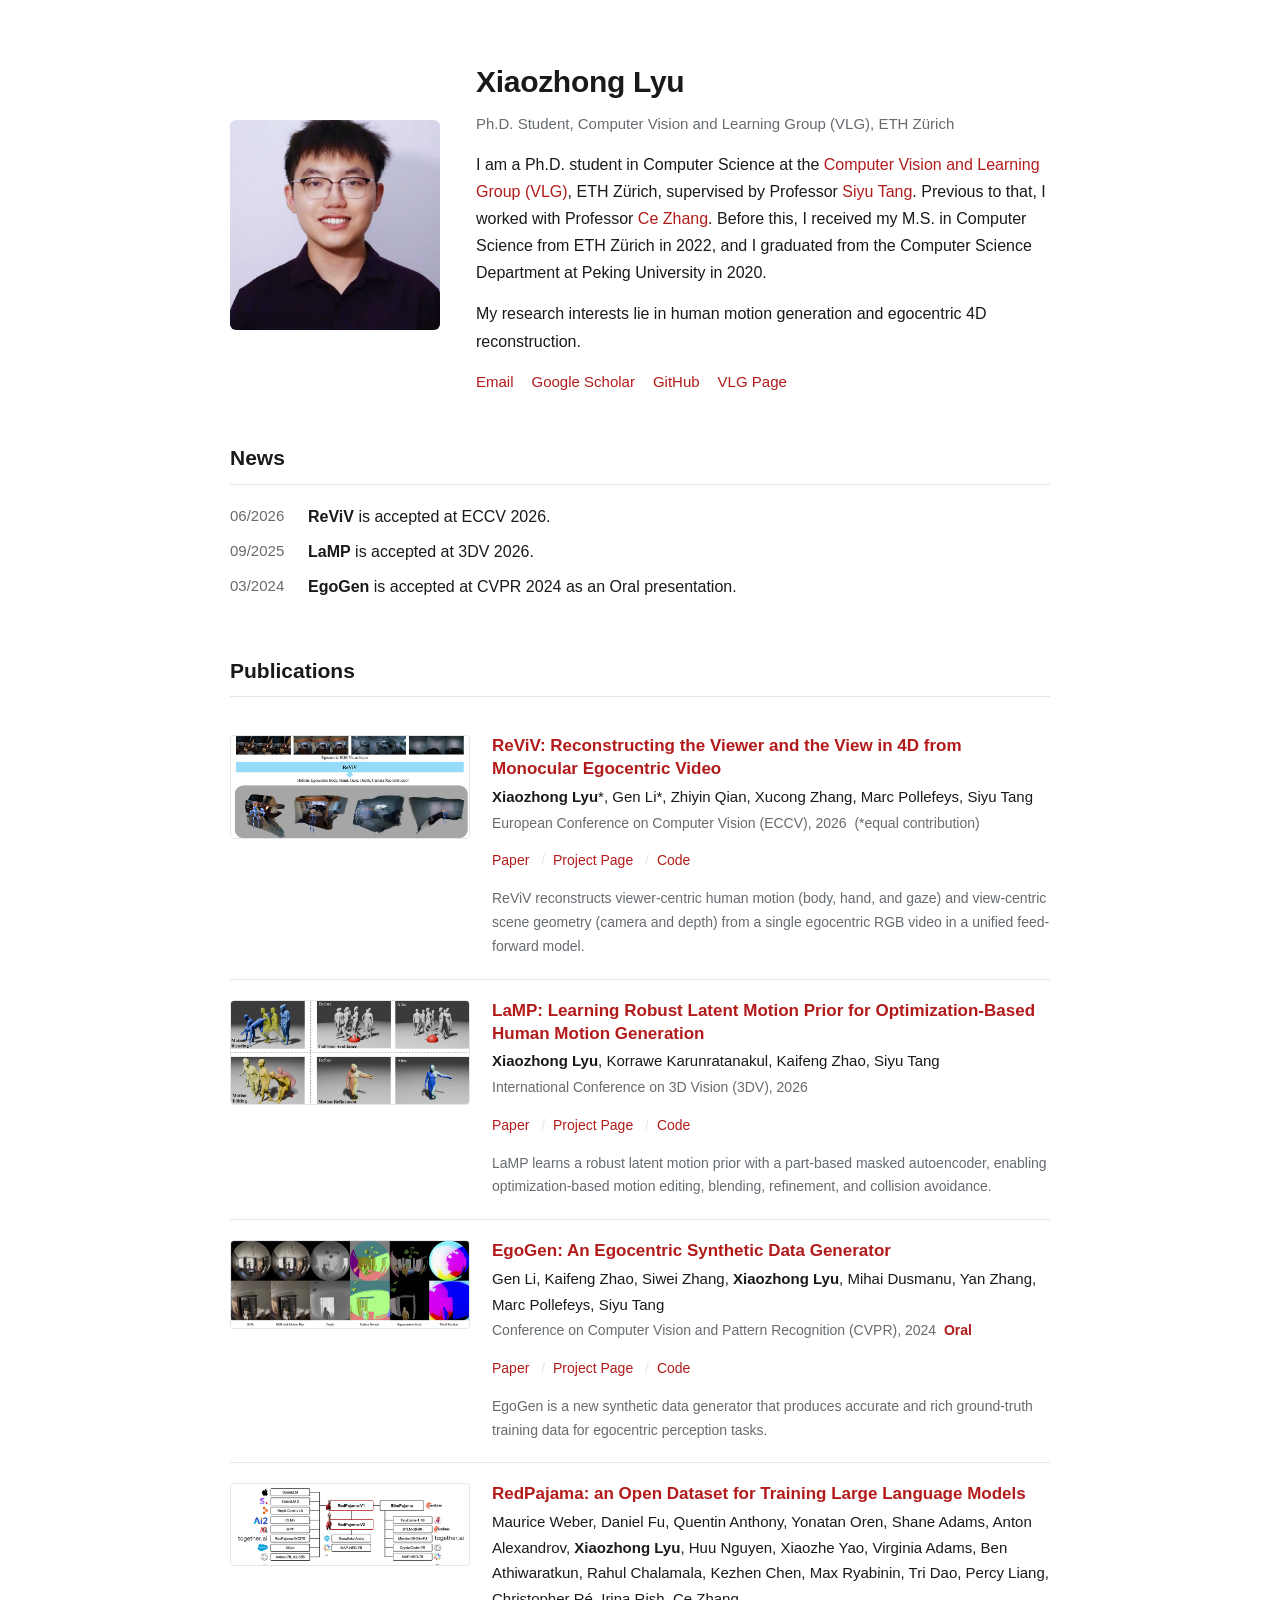
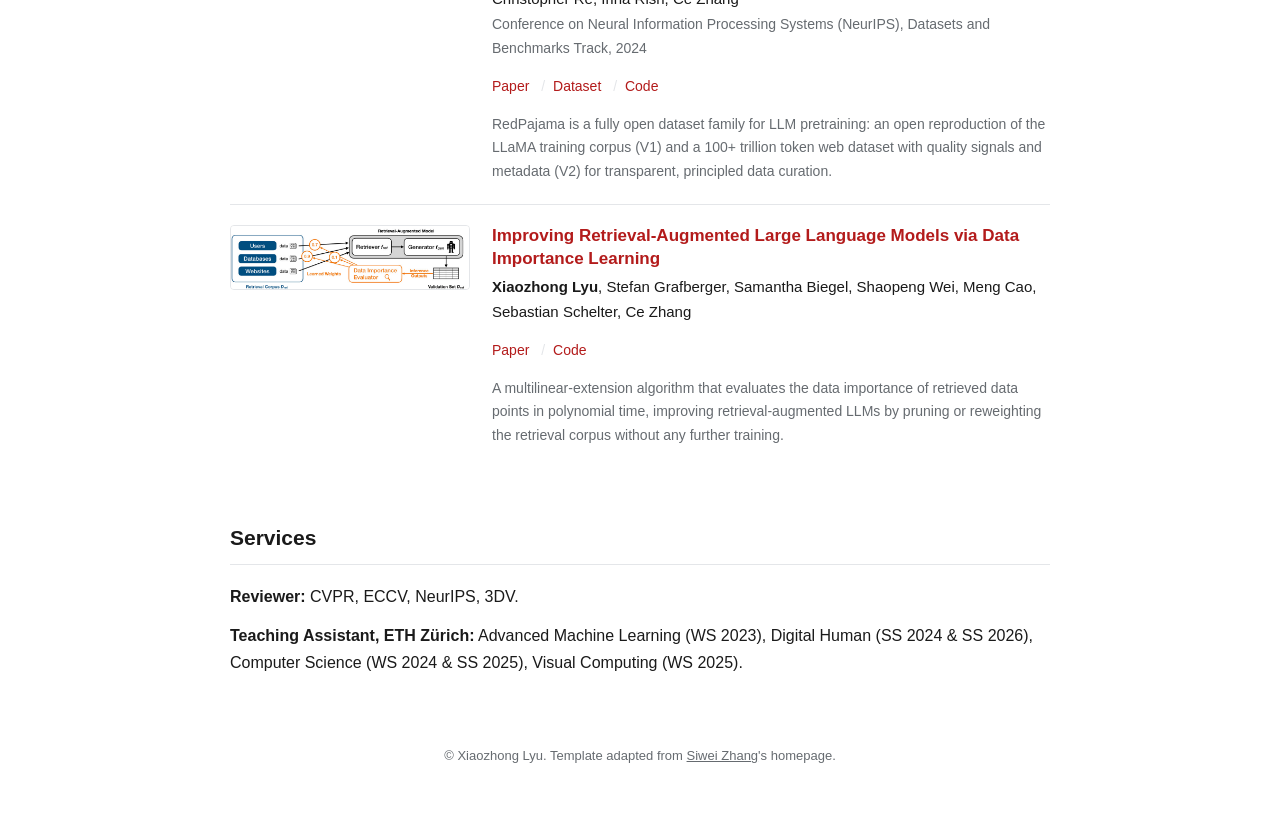
<file: index.html>
<!doctype html>
<html lang="en">
  <head>
    <meta charset="utf-8" />
    <meta name="viewport" content="width=device-width, initial-scale=1" />
    <title>Xiaozhong Lyu</title>
    <meta name="description" content="Xiaozhong Lyu — Ph.D. student in Computer Science at the Computer Vision and Learning Group (VLG), ETH Zürich." />
    <!--
      Template adapted from Siwei Zhang's (https://sanweiliti.github.io/) academic homepage.
    -->
    <link rel="stylesheet" href="styles.css" />
  </head>
  <body>
    <main class="container">
      <header class="intro">
        <div class="intro-photo">
          <img src="assets/xiaozhong.jpg" alt="Xiaozhong Lyu" />
        </div>
        <div class="intro-body">
          <h1>Xiaozhong Lyu</h1>
          <p class="role">Ph.D. Student, Computer Vision and Learning Group (VLG), ETH Zürich</p>
          <p>
            I am a Ph.D. student in Computer Science at the
            <a href="https://vlg.inf.ethz.ch/" target="_blank" rel="noopener">Computer Vision and Learning Group (VLG)</a>,
            ETH Zürich, supervised by Professor
            <a href="https://vlg.inf.ethz.ch/team/Prof-Dr-Siyu-Tang.html" target="_blank" rel="noopener">Siyu Tang</a>.
            Previous to that, I worked with Professor
            <a href="https://zhangce.github.io/" target="_blank" rel="noopener">Ce Zhang</a>.
            Before this, I received my M.S. in Computer Science from ETH Zürich in 2022, and I
            graduated from the Computer Science Department at Peking University in 2020.
          </p>
          <p>
            My research interests lie in human motion generation and egocentric 4D reconstruction.
          </p>
          <nav class="links">
            <a href="mailto:xiaozhong.lyu@inf.ethz.ch">Email</a>
            <a href="https://scholar.google.com/citations?hl=en&amp;user=EzNO5AIAAAAJ" target="_blank" rel="noopener">Google Scholar</a>
            <a href="https://github.com/lvsean" target="_blank" rel="noopener">GitHub</a>
            <a href="https://vlg.inf.ethz.ch/team/Xiaozhong-Lyu.html" target="_blank" rel="noopener">VLG Page</a>
          </nav>
        </div>
      </header>

      <section id="news">
        <h2>News</h2>
        <div class="news">
          <dl>
            <dt>06/2026</dt>
            <dd><strong>ReViV</strong> is accepted at ECCV 2026.</dd>
            <dt>09/2025</dt>
            <dd><strong>LaMP</strong> is accepted at 3DV 2026.</dd>
            <dt>03/2024</dt>
            <dd><strong>EgoGen</strong> is accepted at CVPR 2024 as an Oral presentation.</dd>
          </dl>
        </div>
      </section>

      <section id="publications">
        <h2>Publications</h2>

        <article class="pub">
          <div class="pub-thumb">
            <img src="assets/publications/reviv.jpg" alt="ReViV teaser" loading="lazy" />
          </div>
          <div class="pub-info">
            <p class="pub-title">
              <a href="https://reviv4d.github.io/" target="_blank" rel="noopener">ReViV: Reconstructing the Viewer and the View in 4D from Monocular Egocentric Video</a>
            </p>
            <p class="pub-authors">
              <span class="me">Xiaozhong Lyu</span>*, Gen Li*, Zhiyin Qian, Xucong Zhang, Marc Pollefeys, Siyu Tang
            </p>
            <p class="pub-venue">European Conference on Computer Vision (ECCV), 2026 &nbsp;<span style="color:var(--muted)">(*equal contribution)</span></p>
            <p class="pub-links">
              <a href="https://arxiv.org/abs/2607.17790" target="_blank" rel="noopener">Paper</a>
              <span class="sep">/</span>
              <a href="https://reviv4d.github.io/" target="_blank" rel="noopener">Project Page</a>
              <span class="sep">/</span>
              <a href="https://github.com/lvsean/reviv4d" target="_blank" rel="noopener">Code</a>
            </p>
            <p class="pub-desc">
              ReViV reconstructs viewer-centric human motion (body, hand, and gaze) and view-centric
              scene geometry (camera and depth) from a single egocentric RGB video in a unified
              feed-forward model.
            </p>
          </div>
        </article>

        <article class="pub">
          <div class="pub-thumb">
            <img src="assets/publications/lamp.jpg" alt="LaMP teaser" loading="lazy" />
          </div>
          <div class="pub-info">
            <p class="pub-title">
              <a href="lamp/index.html">LaMP: Learning Robust Latent Motion Prior for Optimization-Based Human Motion Generation</a>
            </p>
            <p class="pub-authors">
              <span class="me">Xiaozhong Lyu</span>, Korrawe Karunratanakul, Kaifeng Zhao, Siyu Tang
            </p>
            <p class="pub-venue">International Conference on 3D Vision (3DV), 2026</p>
            <p class="pub-links">
              <a href="https://ieeexplore.ieee.org/iel8/11533157/11533158/11533254.pdf" target="_blank" rel="noopener">Paper</a>
              <span class="sep">/</span>
              <a href="lamp/index.html">Project Page</a>
              <span class="sep">/</span>
              <a href="https://github.com/lvsean/LaMP" target="_blank" rel="noopener">Code</a>
            </p>
            <p class="pub-desc">
              LaMP learns a robust latent motion prior with a part-based masked autoencoder,
              enabling optimization-based motion editing, blending, refinement, and collision
              avoidance.
            </p>
          </div>
        </article>

        <article class="pub">
          <div class="pub-thumb">
            <img src="assets/publications/egogen.jpg" alt="EgoGen teaser" loading="lazy" />
          </div>
          <div class="pub-info">
            <p class="pub-title">
              <a href="https://ego-gen.github.io/" target="_blank" rel="noopener">EgoGen: An Egocentric Synthetic Data Generator</a>
            </p>
            <p class="pub-authors">
              Gen Li, Kaifeng Zhao, Siwei Zhang, <span class="me">Xiaozhong Lyu</span>, Mihai Dusmanu, Yan Zhang, Marc Pollefeys, Siyu Tang
            </p>
            <p class="pub-venue">
              Conference on Computer Vision and Pattern Recognition (CVPR), 2024
              &nbsp;<span class="award">Oral</span>
            </p>
            <p class="pub-links">
              <a href="https://arxiv.org/pdf/2401.08739.pdf" target="_blank" rel="noopener">Paper</a>
              <span class="sep">/</span>
              <a href="https://ego-gen.github.io/" target="_blank" rel="noopener">Project Page</a>
              <span class="sep">/</span>
              <a href="https://github.com/ligengen/EgoGen" target="_blank" rel="noopener">Code</a>
            </p>
            <p class="pub-desc">
              EgoGen is a new synthetic data generator that produces accurate and rich ground-truth
              training data for egocentric perception tasks.
            </p>
          </div>
        </article>

        <article class="pub">
          <div class="pub-thumb">
            <img src="assets/publications/redpajama.jpg" alt="RedPajama teaser" loading="lazy" />
          </div>
          <div class="pub-info">
            <p class="pub-title">
              <a href="https://arxiv.org/abs/2411.12372" target="_blank" rel="noopener">RedPajama: an Open Dataset for Training Large Language Models</a>
            </p>
            <p class="pub-authors">
              Maurice Weber, Daniel Fu, Quentin Anthony, Yonatan Oren, Shane Adams, Anton Alexandrov,
              <span class="me">Xiaozhong Lyu</span>, Huu Nguyen, Xiaozhe Yao, Virginia Adams,
              Ben Athiwaratkun, Rahul Chalamala, Kezhen Chen, Max Ryabinin, Tri Dao, Percy Liang,
              Christopher Ré, Irina Rish, Ce Zhang
            </p>
            <p class="pub-venue">
              Conference on Neural Information Processing Systems (NeurIPS), Datasets and Benchmarks
              Track, 2024
            </p>
            <p class="pub-links">
              <a href="https://arxiv.org/pdf/2411.12372" target="_blank" rel="noopener">Paper</a>
              <span class="sep">/</span>
              <a href="https://huggingface.co/datasets/togethercomputer/RedPajama-Data-V2" target="_blank" rel="noopener">Dataset</a>
              <span class="sep">/</span>
              <a href="https://github.com/togethercomputer/RedPajama-Data" target="_blank" rel="noopener">Code</a>
            </p>
            <p class="pub-desc">
              RedPajama is a fully open dataset family for LLM pretraining: an open reproduction of the
              LLaMA training corpus (V1) and a 100+ trillion token web dataset with quality signals and
              metadata (V2) for transparent, principled data curation.
            </p>
          </div>
        </article>

        <article class="pub">
          <div class="pub-thumb">
            <img src="assets/publications/rag.jpg" alt="Data importance learning for retrieval-augmented models teaser" loading="lazy" />
          </div>
          <div class="pub-info">
            <p class="pub-title">
              <a href="https://arxiv.org/abs/2307.03027" target="_blank" rel="noopener">Improving Retrieval-Augmented Large Language Models via Data Importance Learning</a>
            </p>
            <p class="pub-authors">
              <span class="me">Xiaozhong Lyu</span>, Stefan Grafberger, Samantha Biegel, Shaopeng Wei,
              Meng Cao, Sebastian Schelter, Ce Zhang
            </p>
            <p class="pub-links">
              <a href="https://arxiv.org/pdf/2307.03027" target="_blank" rel="noopener">Paper</a>
              <span class="sep">/</span>
              <a href="https://github.com/schelterlabs/retrieval_importance" target="_blank" rel="noopener">Code</a>
            </p>
            <p class="pub-desc">
              A multilinear-extension algorithm that evaluates the data importance of retrieved data
              points in polynomial time, improving retrieval-augmented LLMs by pruning or reweighting
              the retrieval corpus without any further training.
            </p>
          </div>
        </article>
      </section>

      <section id="services">
        <h2>Services</h2>
        <p><strong>Reviewer:</strong> CVPR, ECCV, NeurIPS, 3DV.</p>
        <p>
          <strong>Teaching Assistant, ETH Zürich:</strong> Advanced Machine Learning (WS 2023),
          Digital Human (SS 2024 &amp; SS 2026), Computer Science (WS 2024 &amp; SS 2025),
          Visual Computing (WS 2025).
        </p>
      </section>
    </main>

    <footer>
      <p>
        © Xiaozhong Lyu. Template adapted from
        <a href="https://sanweiliti.github.io/" target="_blank" rel="noopener">Siwei Zhang</a>'s homepage.
      </p>
    </footer>
  </body>
</html>
</file>
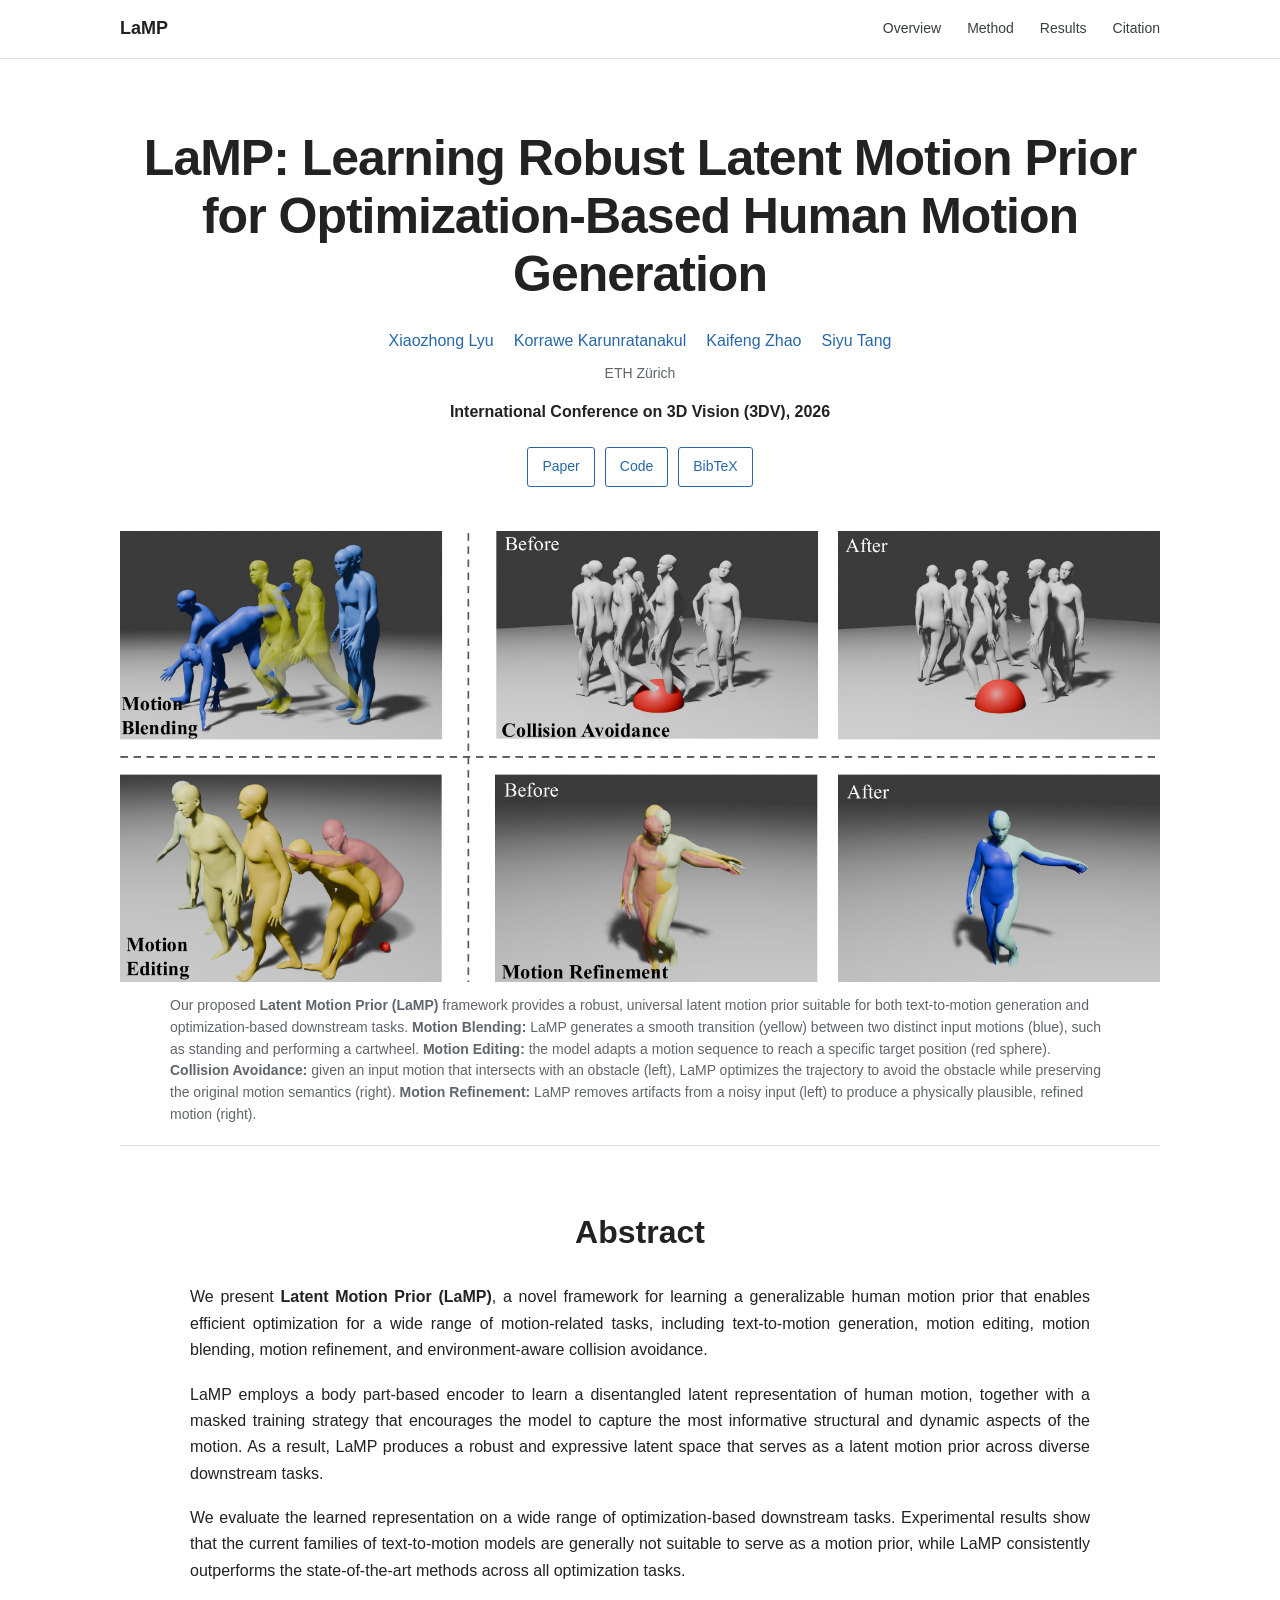
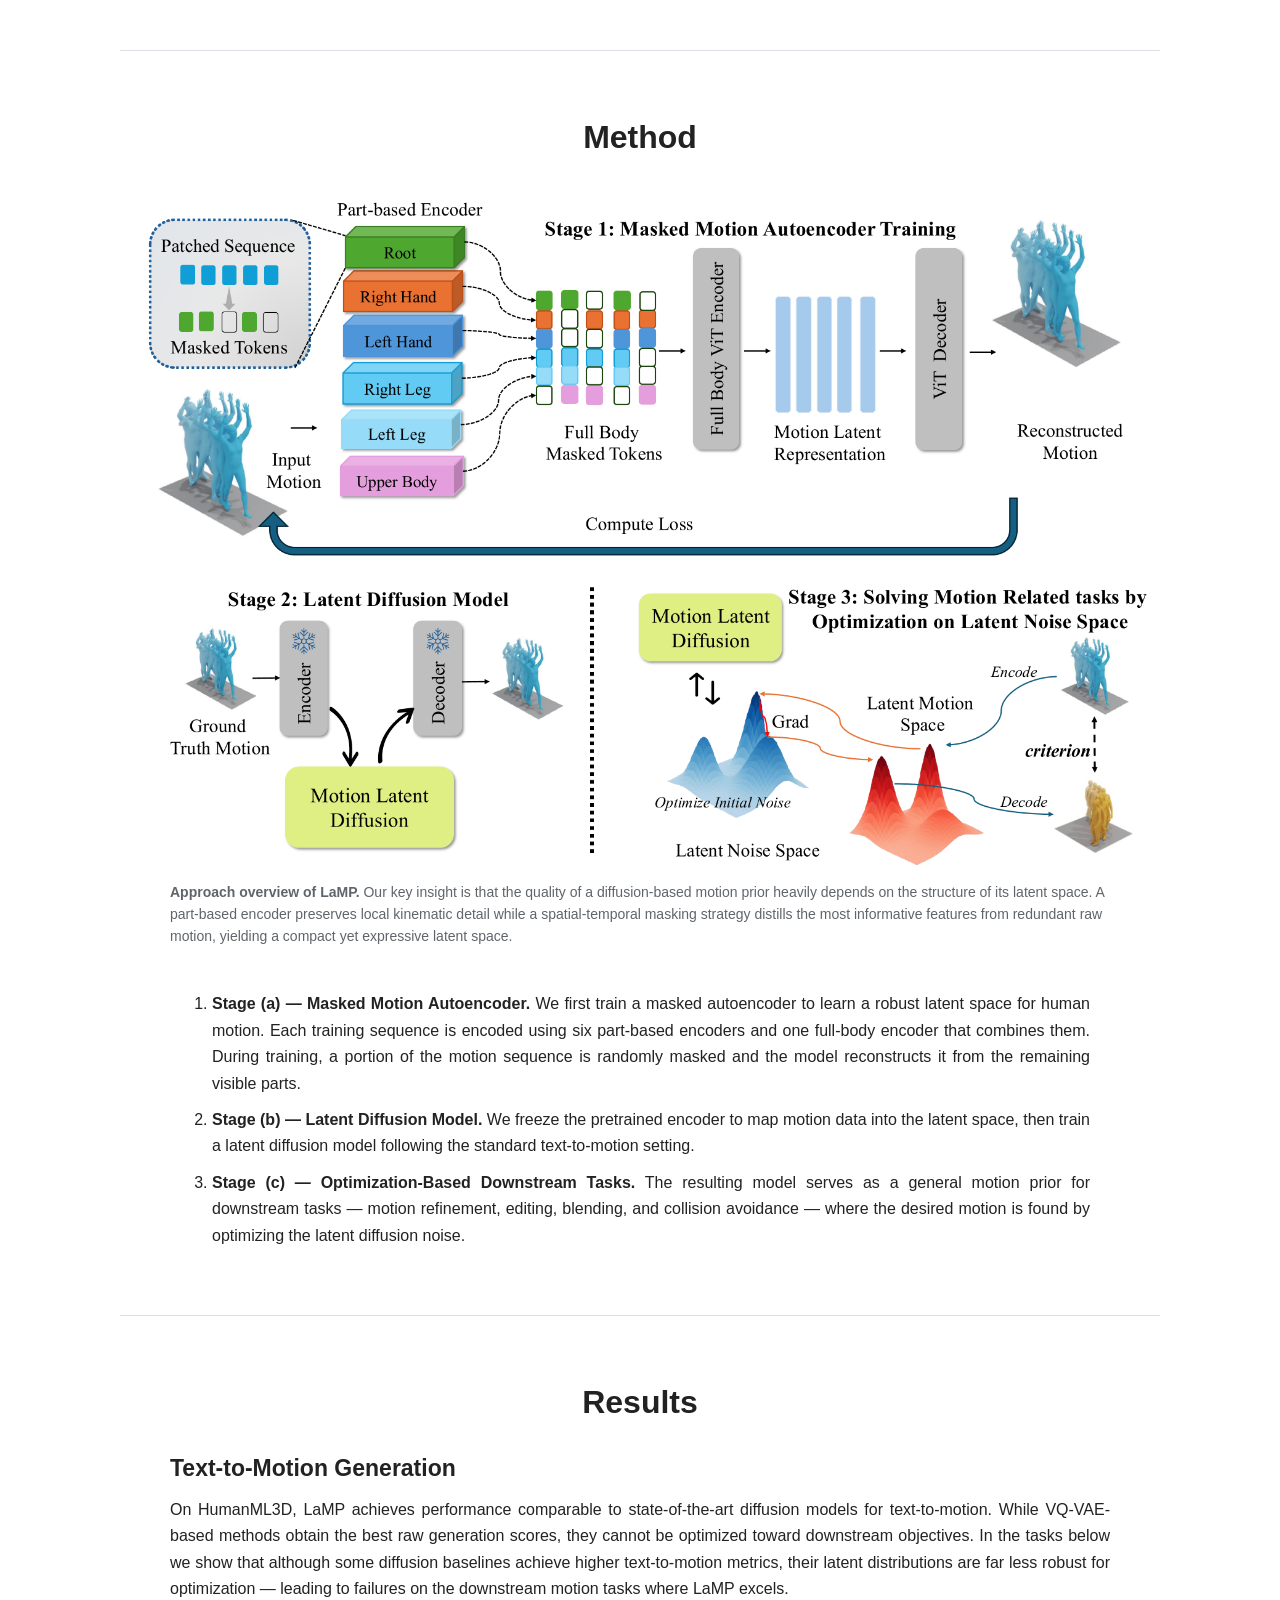
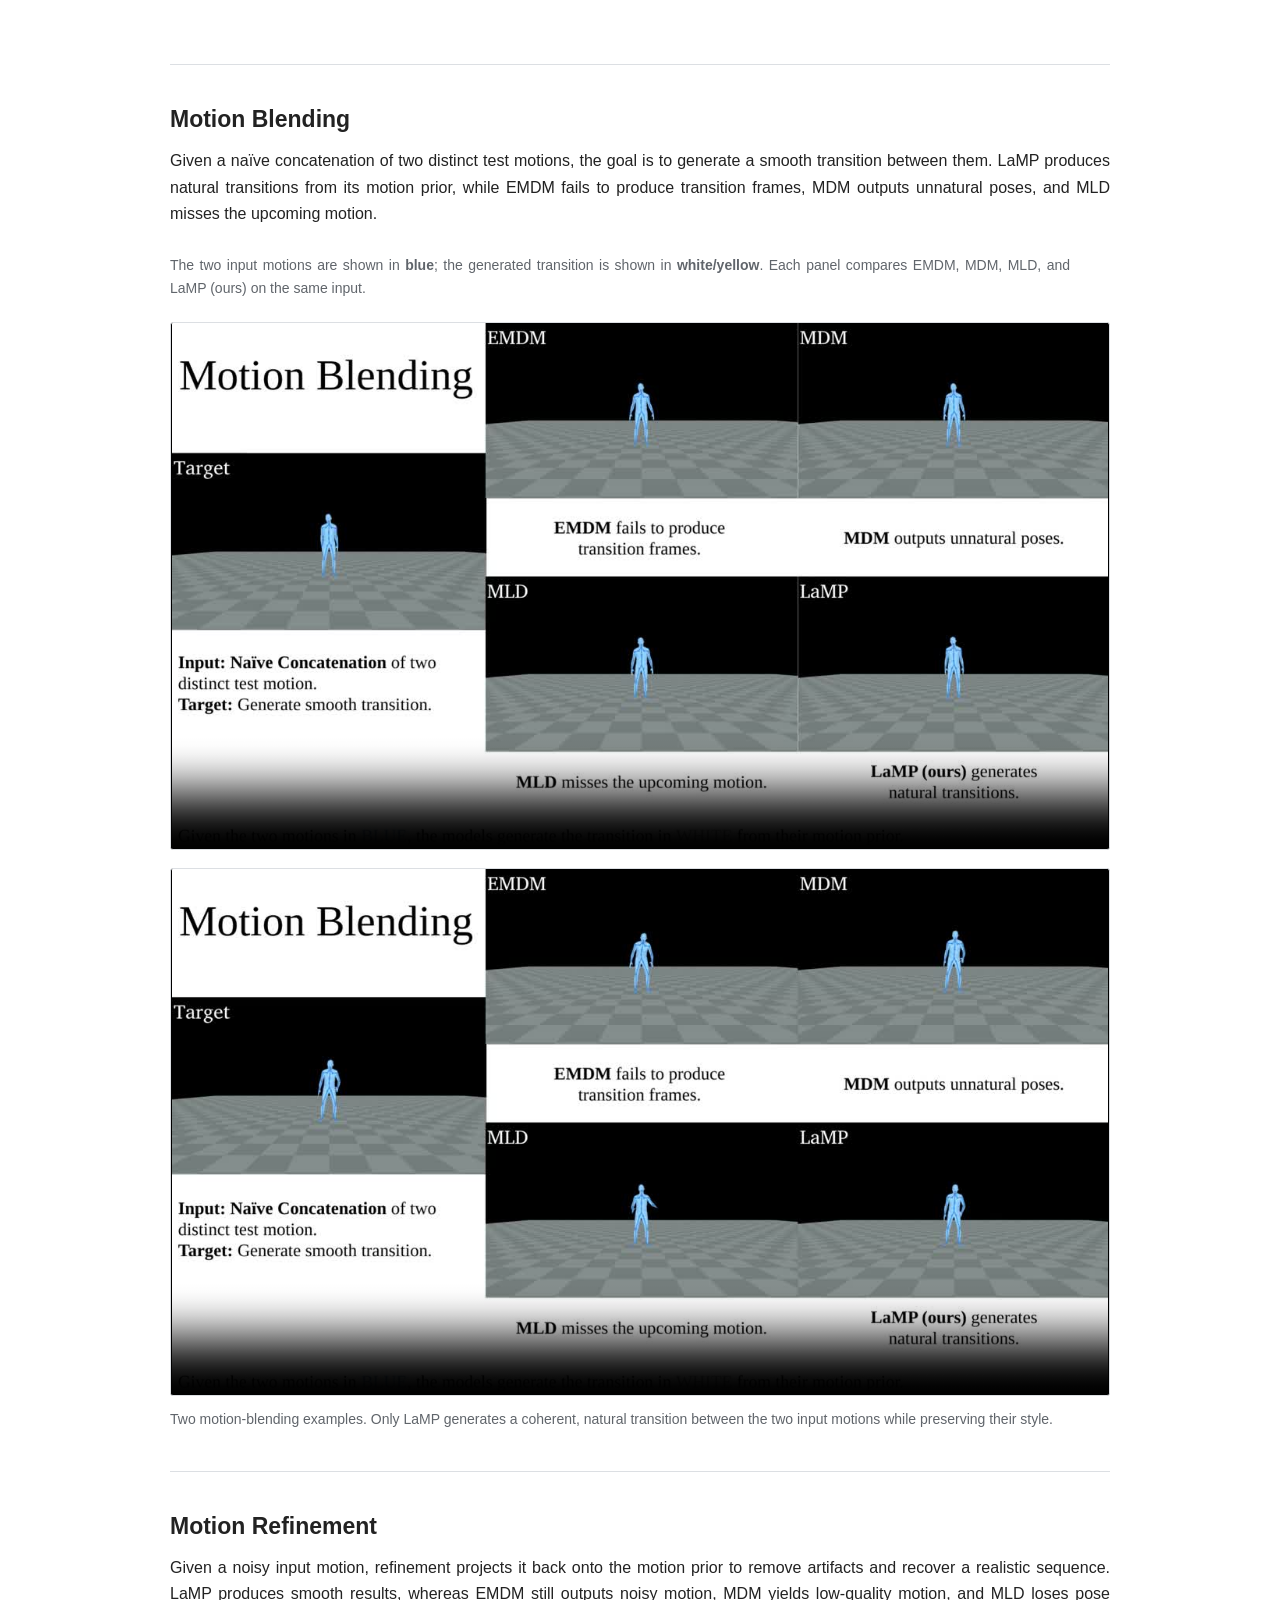
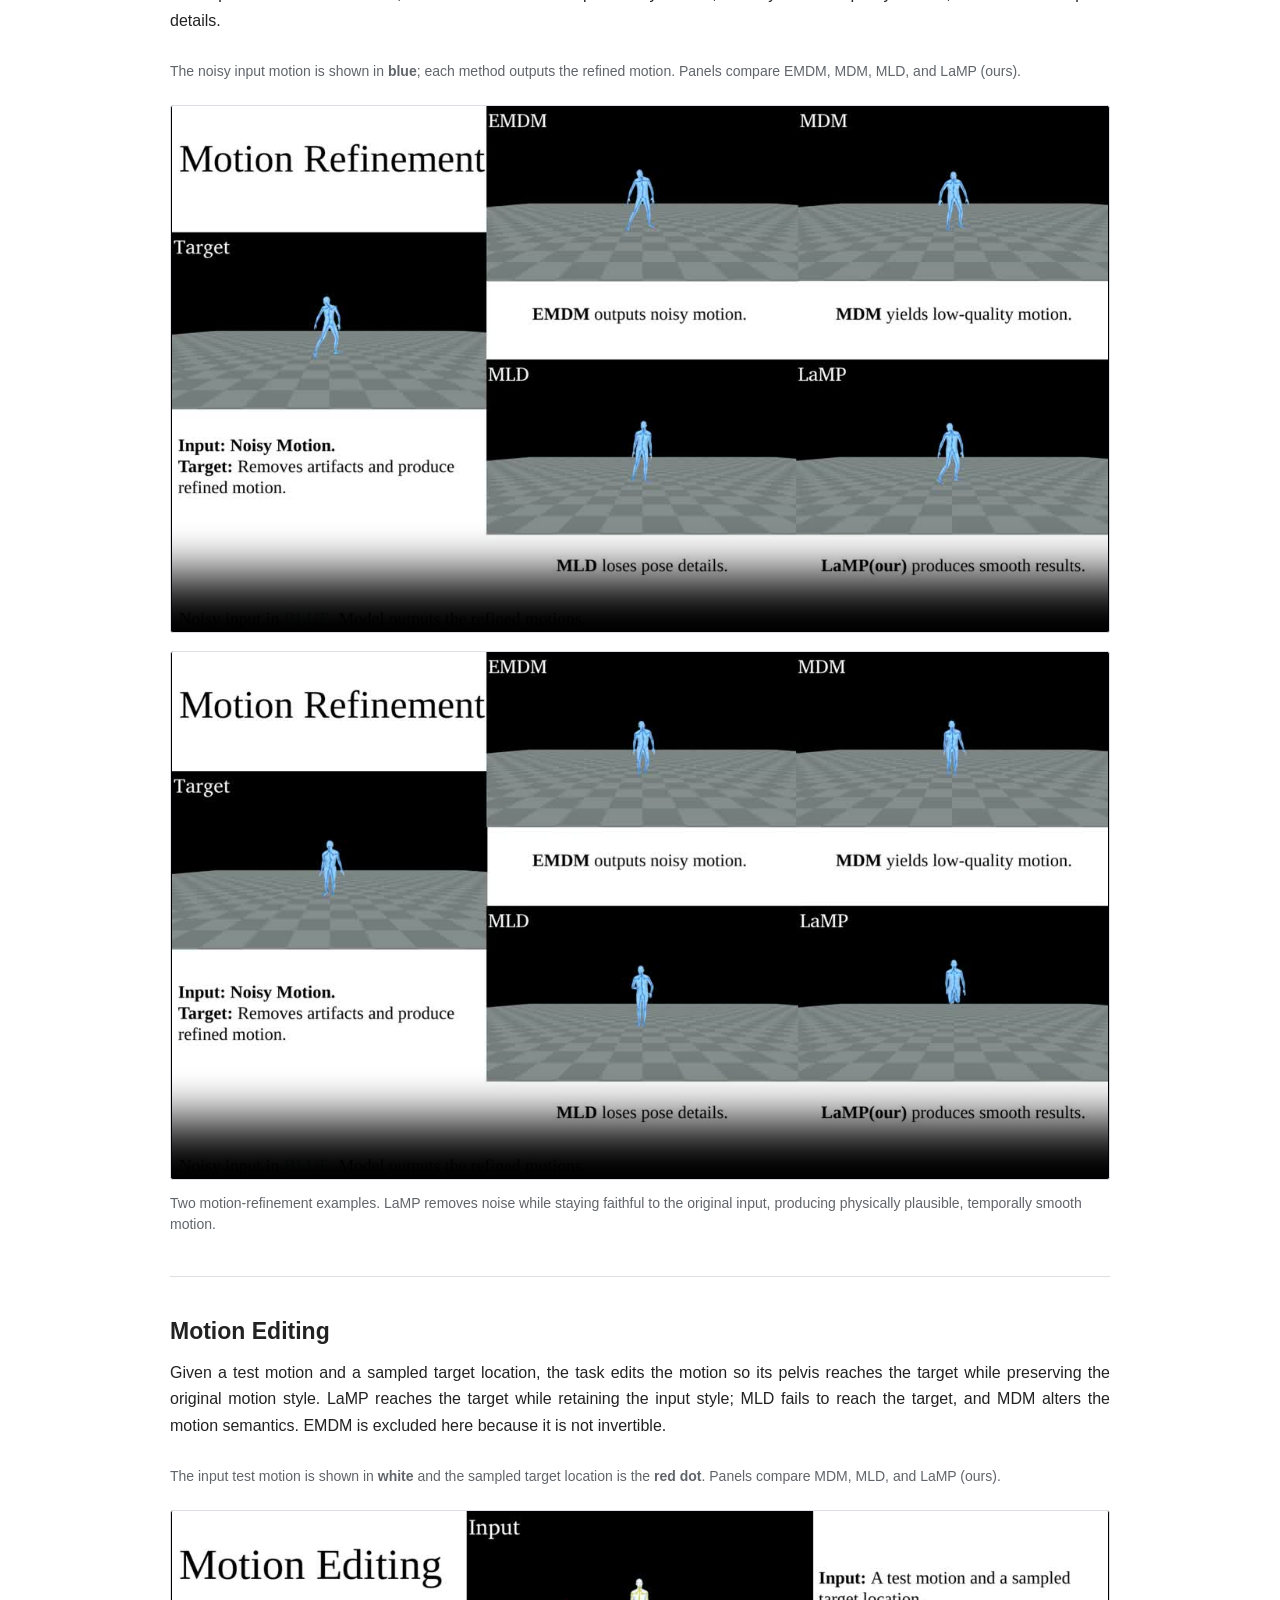
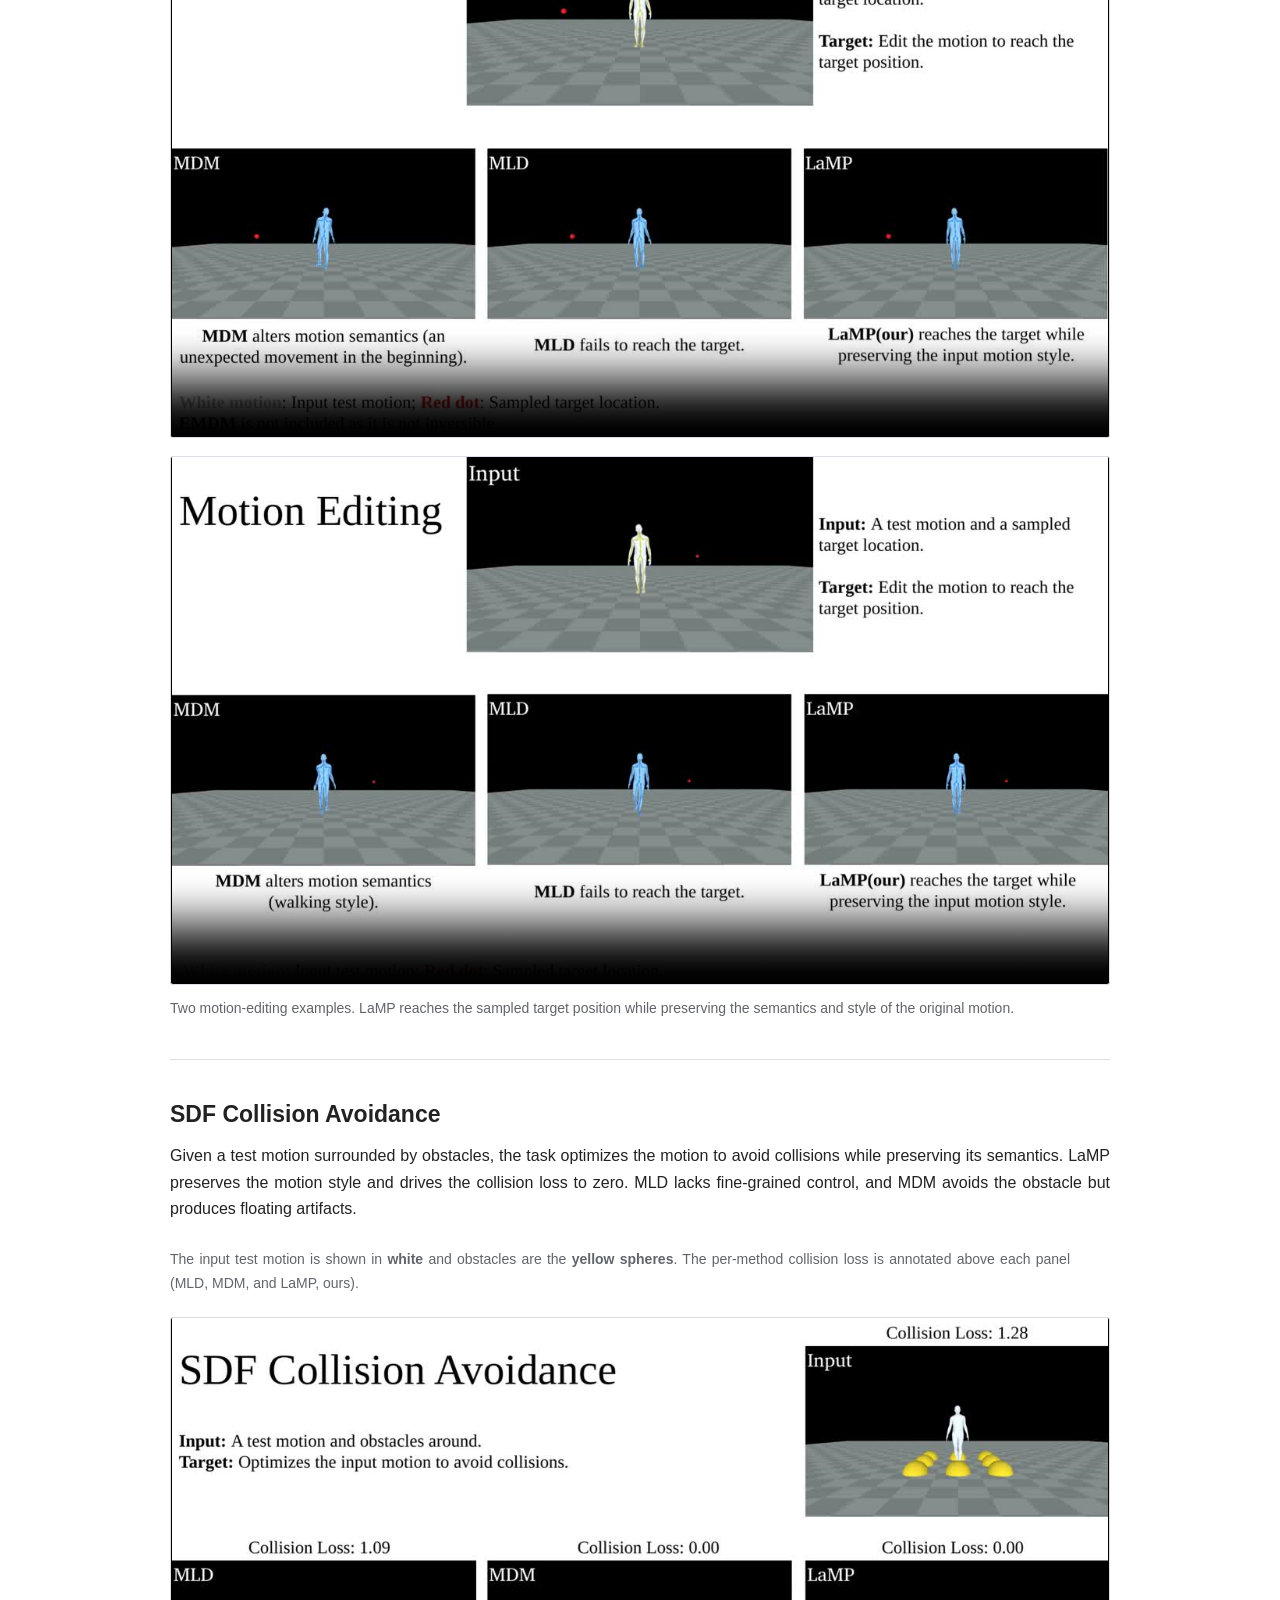
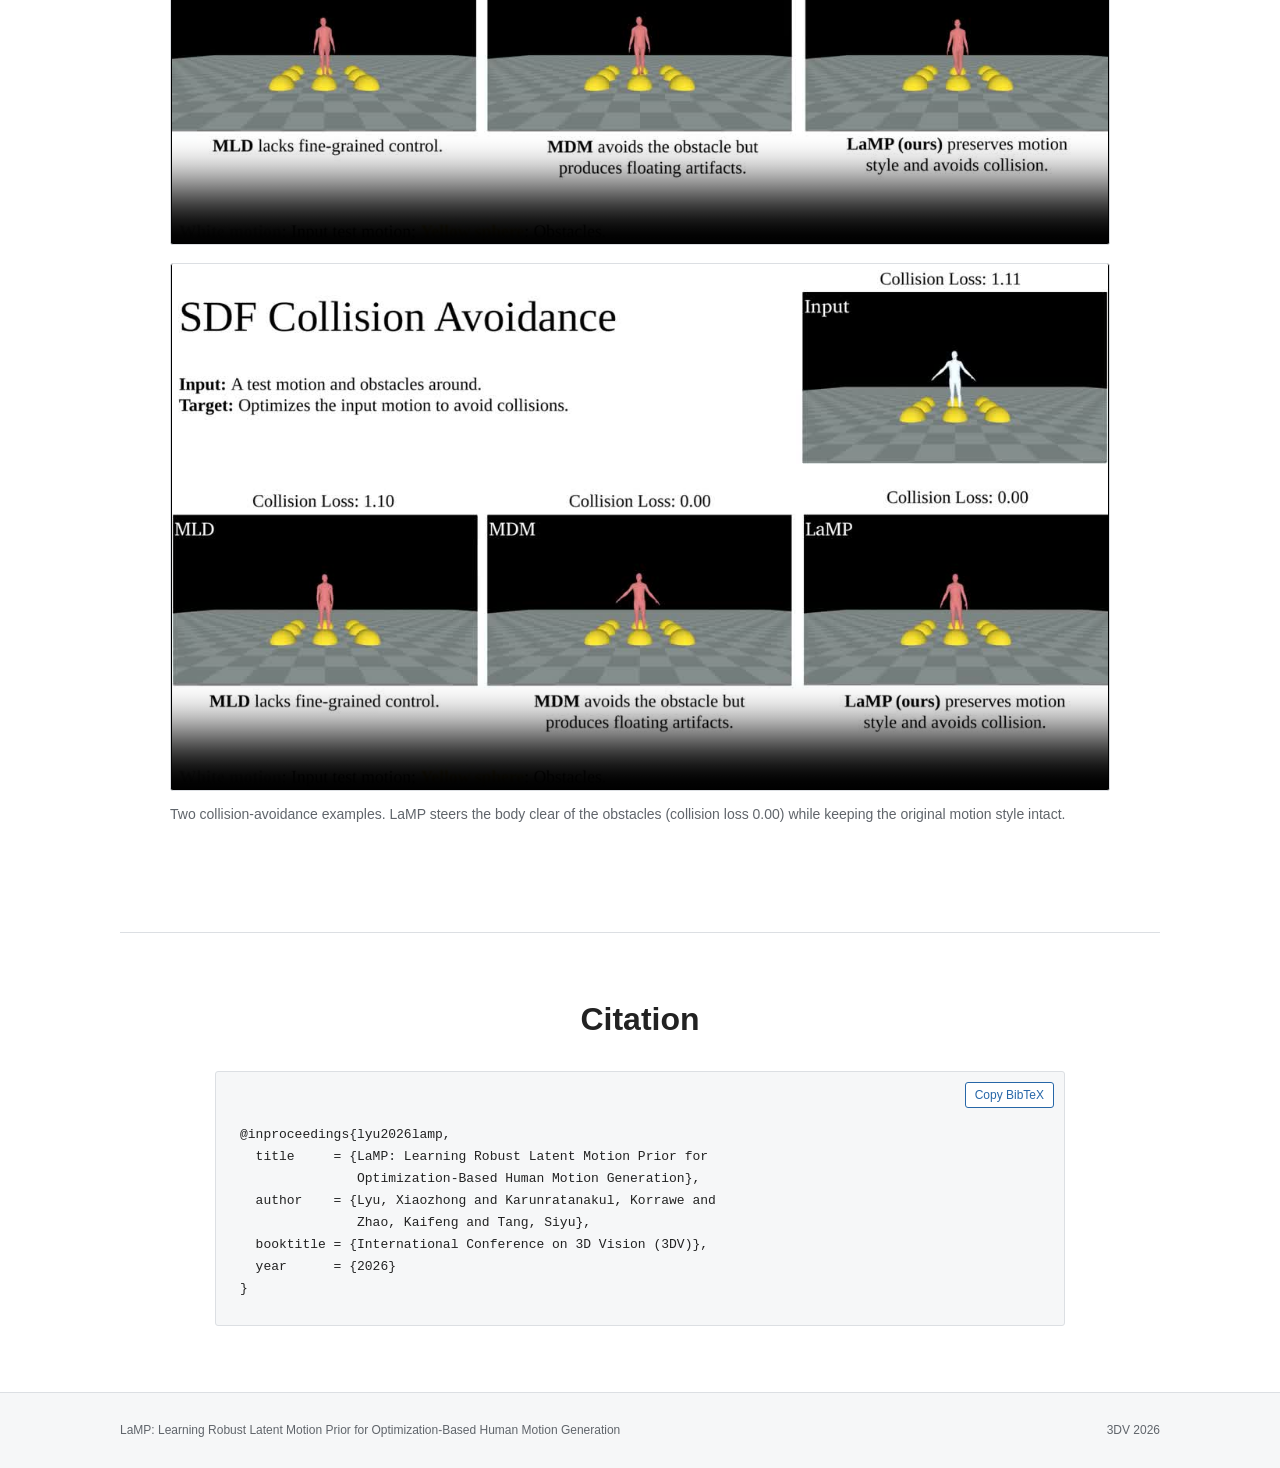
<file: lamp/index.html>
<!doctype html>
<html lang="en">
  <head>
    <meta charset="utf-8" />
    <meta name="viewport" content="width=device-width, initial-scale=1" />
    <meta
      name="description"
      content="LaMP learns a robust latent motion prior that enables optimization-based human motion generation, editing, blending, refinement, and collision avoidance."
    />
    <meta name="theme-color" content="#ffffff" />
    <title>LaMP: Learning Robust Latent Motion Prior for Optimization-Based Human Motion Generation</title>
    <link rel="stylesheet" href="styles.css" />
  </head>
  <body>
    <header class="site-header">
      <div class="nav-container">
        <a class="brand" href="#top">LaMP</a>
        <nav aria-label="Primary navigation">
          <a href="#overview">Overview</a>
          <a href="#method">Method</a>
          <a href="#results">Results</a>
          <a href="#citation">Citation</a>
        </nav>
      </div>
    </header>

    <main id="top">
      <section class="hero page-container">
        <h1>LaMP: Learning Robust Latent Motion Prior for Optimization-Based Human Motion Generation</h1>

        <div class="authors" aria-label="Authors">
          <a href="https://vlg.inf.ethz.ch/team/Xiaozhong-Lyu.html">Xiaozhong Lyu</a>
          <a href="https://korrawe.github.io/">Korrawe Karunratanakul</a>
          <a href="https://vlg.inf.ethz.ch/team/Kaifeng-Zhao.html">Kaifeng Zhao</a>
          <a href="https://vlg.inf.ethz.ch/team/Prof-Dr-Siyu-Tang.html">Siyu Tang</a>
        </div>

        <p class="affiliations">ETH Zürich</p>
        <p class="venue">International Conference on 3D Vision (3DV), 2026</p>

        <div class="link-row">
          <a class="project-link" href="https://ieeexplore.ieee.org/iel8/11533157/11533158/11533254.pdf" target="_blank" rel="noopener">Paper</a>
          <a class="project-link" href="https://github.com/lvsean/LaMP" target="_blank" rel="noopener">Code</a>
          <a class="project-link" href="#citation">BibTeX</a>
        </div>
      </section>

      <section class="teaser-section page-container" aria-label="Teaser figure">
        <figure>
          <img
            src="assets/images/teaser.png"
            alt="LaMP provides a universal latent motion prior for motion blending, editing, collision avoidance, and refinement"
          />
          <figcaption>
            Our proposed <strong>Latent Motion Prior (LaMP)</strong> framework provides a robust,
            universal latent motion prior suitable for both text-to-motion generation and
            optimization-based downstream tasks. <strong>Motion Blending:</strong> LaMP generates
            a smooth transition (yellow) between two distinct input motions (blue), such as standing
            and performing a cartwheel. <strong>Motion Editing:</strong> the model adapts a motion
            sequence to reach a specific target position (red sphere). <strong>Collision
            Avoidance:</strong> given an input motion that intersects with an obstacle (left), LaMP
            optimizes the trajectory to avoid the obstacle while preserving the original motion
            semantics (right). <strong>Motion Refinement:</strong> LaMP removes artifacts from a
            noisy input (left) to produce a physically plausible, refined motion (right).
          </figcaption>
        </figure>
      </section>

      <section id="overview" class="content-section page-container">
        <h2>Abstract</h2>
        <div class="paper-text">
          <p>
            We present <strong>Latent Motion Prior (LaMP)</strong>, a novel framework for learning a
            generalizable human motion prior that enables efficient optimization for a wide range of
            motion-related tasks, including text-to-motion generation, motion editing, motion
            blending, motion refinement, and environment-aware collision avoidance.
          </p>
          <p>
            LaMP employs a body part-based encoder to learn a disentangled latent representation of
            human motion, together with a masked training strategy that encourages the model to
            capture the most informative structural and dynamic aspects of the motion. As a result,
            LaMP produces a robust and expressive latent space that serves as a latent motion prior
            across diverse downstream tasks.
          </p>
          <p>
            We evaluate the learned representation on a wide range of optimization-based downstream
            tasks. Experimental results show that the current families of text-to-motion models are
            generally not suitable to serve as a motion prior, while LaMP consistently outperforms
            the state-of-the-art methods across all optimization tasks.
          </p>
        </div>
      </section>

      <section id="method" class="content-section page-container">
        <h2>Method</h2>
        <figure>
          <img
            src="assets/images/method.png"
            alt="LaMP architecture: masked motion autoencoder, latent diffusion model, and optimization-based downstream tasks"
            loading="lazy"
          />
          <figcaption>
            <strong>Approach overview of LaMP.</strong> Our key insight is that the quality of a
            diffusion-based motion prior heavily depends on the structure of its latent space. A
            part-based encoder preserves local kinematic detail while a spatial-temporal masking
            strategy distills the most informative features from redundant raw motion, yielding a
            compact yet expressive latent space.
          </figcaption>
        </figure>
        <ol class="method-steps">
          <li>
            <strong>Stage (a) — Masked Motion Autoencoder.</strong> We first train a masked
            autoencoder to learn a robust latent space for human motion. Each training sequence is
            encoded using six part-based encoders and one full-body encoder that combines them.
            During training, a portion of the motion sequence is randomly masked and the model
            reconstructs it from the remaining visible parts.
          </li>
          <li>
            <strong>Stage (b) — Latent Diffusion Model.</strong> We freeze the pretrained encoder to
            map motion data into the latent space, then train a latent diffusion model following the
            standard text-to-motion setting.
          </li>
          <li>
            <strong>Stage (c) — Optimization-Based Downstream Tasks.</strong> The resulting model
            serves as a general motion prior for downstream tasks — motion refinement, editing,
            blending, and collision avoidance — where the desired motion is found by optimizing the
            latent diffusion noise.
          </li>
        </ol>
      </section>

      <section id="results" class="content-section page-container">
        <h2>Results</h2>

        <article class="experiment">
          <h3>Text-to-Motion Generation</h3>
          <p>
            On HumanML3D, LaMP achieves performance comparable to state-of-the-art diffusion models
            for text-to-motion. While VQ-VAE-based methods obtain the best raw generation scores,
            they cannot be optimized toward downstream objectives. In the tasks below we show that
            although some diffusion baselines achieve higher text-to-motion metrics, their latent
            distributions are far less robust for optimization — leading to failures on the
            downstream motion tasks where LaMP excels.
          </p>
        </article>

        <article class="experiment">
          <h3>Motion Blending</h3>
          <p>
            Given a naïve concatenation of two distinct test motions, the goal is to generate a
            smooth transition between them. LaMP produces natural transitions from its motion prior,
            while EMDM fails to produce transition frames, MDM outputs unnatural poses, and MLD
            misses the upcoming motion.
          </p>
          <figure class="video-comparison">
            <p class="comparison-legend">
              The two input motions are shown in <strong>blue</strong>; the generated transition is
              shown in <strong>white/yellow</strong>. Each panel compares EMDM, MDM, MLD, and LaMP
              (ours) on the same input.
            </p>
            <div class="video-stack">
              <div class="result-video">
                <video src="video/blending-1.mp4" poster="assets/images/blending-1.jpg" controls muted loop playsinline preload="metadata"></video>
              </div>
              <div class="result-video">
                <video src="video/blending-2.mp4" poster="assets/images/blending-2.jpg" controls muted loop playsinline preload="metadata"></video>
              </div>
            </div>
            <figcaption>
              Two motion-blending examples. Only LaMP generates a coherent, natural transition
              between the two input motions while preserving their style.
            </figcaption>
          </figure>
        </article>

        <article class="experiment">
          <h3>Motion Refinement</h3>
          <p>
            Given a noisy input motion, refinement projects it back onto the motion prior to remove
            artifacts and recover a realistic sequence. LaMP produces smooth results, whereas EMDM
            still outputs noisy motion, MDM yields low-quality motion, and MLD loses pose details.
          </p>
          <figure class="video-comparison">
            <p class="comparison-legend">
              The noisy input motion is shown in <strong>blue</strong>; each method outputs the
              refined motion. Panels compare EMDM, MDM, MLD, and LaMP (ours).
            </p>
            <div class="video-stack">
              <div class="result-video">
                <video src="video/refinement-1.mp4" poster="assets/images/refinement-1.jpg" controls muted loop playsinline preload="metadata"></video>
              </div>
              <div class="result-video">
                <video src="video/refinement-2.mp4" poster="assets/images/refinement-2.jpg" controls muted loop playsinline preload="metadata"></video>
              </div>
            </div>
            <figcaption>
              Two motion-refinement examples. LaMP removes noise while staying faithful to the
              original input, producing physically plausible, temporally smooth motion.
            </figcaption>
          </figure>
        </article>

        <article class="experiment">
          <h3>Motion Editing</h3>
          <p>
            Given a test motion and a sampled target location, the task edits the motion so its
            pelvis reaches the target while preserving the original motion style. LaMP reaches the
            target while retaining the input style; MLD fails to reach the target, and MDM alters the
            motion semantics. EMDM is excluded here because it is not invertible.
          </p>
          <figure class="video-comparison">
            <p class="comparison-legend">
              The input test motion is shown in <strong>white</strong> and the sampled target
              location is the <strong>red dot</strong>. Panels compare MDM, MLD, and LaMP (ours).
            </p>
            <div class="video-stack">
              <div class="result-video">
                <video src="video/editing-1.mp4" poster="assets/images/editing-1.jpg" controls muted loop playsinline preload="metadata"></video>
              </div>
              <div class="result-video">
                <video src="video/editing-2.mp4" poster="assets/images/editing-2.jpg" controls muted loop playsinline preload="metadata"></video>
              </div>
            </div>
            <figcaption>
              Two motion-editing examples. LaMP reaches the sampled target position while preserving
              the semantics and style of the original motion.
            </figcaption>
          </figure>
        </article>

        <article class="experiment">
          <h3>SDF Collision Avoidance</h3>
          <p>
            Given a test motion surrounded by obstacles, the task optimizes the motion to avoid
            collisions while preserving its semantics. LaMP preserves the motion style and drives
            the collision loss to zero. MLD lacks fine-grained control, and MDM avoids the obstacle
            but produces floating artifacts.
          </p>
          <figure class="video-comparison">
            <p class="comparison-legend">
              The input test motion is shown in <strong>white</strong> and obstacles are the
              <strong>yellow spheres</strong>. The per-method collision loss is annotated above each
              panel (MLD, MDM, and LaMP, ours).
            </p>
            <div class="video-stack">
              <div class="result-video">
                <video src="video/collision-1.mp4" poster="assets/images/collision-1.jpg" controls muted loop playsinline preload="metadata"></video>
              </div>
              <div class="result-video">
                <video src="video/collision-2.mp4" poster="assets/images/collision-2.jpg" controls muted loop playsinline preload="metadata"></video>
              </div>
            </div>
            <figcaption>
              Two collision-avoidance examples. LaMP steers the body clear of the obstacles
              (collision loss 0.00) while keeping the original motion style intact.
            </figcaption>
          </figure>
        </article>
      </section>

      <section id="citation" class="content-section page-container">
        <h2>Citation</h2>
        <div class="citation-block">
          <button class="copy-button" type="button" data-copy-target="bibtex">Copy BibTeX</button>
          <pre id="bibtex">@inproceedings{lyu2026lamp,
  title     = {LaMP: Learning Robust Latent Motion Prior for
               Optimization-Based Human Motion Generation},
  author    = {Lyu, Xiaozhong and Karunratanakul, Korrawe and
               Zhao, Kaifeng and Tang, Siyu},
  booktitle = {International Conference on 3D Vision (3DV)},
  year      = {2026}
}</pre>
        </div>
      </section>
    </main>

    <footer class="site-footer">
      <div class="page-container">
        <p>LaMP: Learning Robust Latent Motion Prior for Optimization-Based Human Motion Generation</p>
        <p>3DV 2026</p>
      </div>
    </footer>

    <script src="script.js"></script>
  </body>
</html>
</file>
<file: styles.css>
/*
 * Personal homepage — single-page academic layout.
 * Template adapted from Siwei Zhang's (https://sanweiliti.github.io/) academic homepage.
 */
:root {
  --text: #1a1a1a;
  --muted: #666b70;
  --link: #b31b1b;
  --border: #e4e6e9;
  --bg: #ffffff;
  --width: 820px;
}

* { box-sizing: border-box; }
html { scroll-behavior: smooth; }
body {
  margin: 0;
  color: var(--text);
  background: var(--bg);
  font-family: -apple-system, "Segoe UI", Roboto, Helvetica, Arial, sans-serif;
  font-size: 16px;
  line-height: 1.7;
}
img { display: block; max-width: 100%; height: auto; }
a { color: var(--link); text-decoration: none; }
a:hover { text-decoration: underline; }

.container { width: min(calc(100% - 40px), var(--width)); margin: 0 auto; }

/* ---------- Header / bio ---------- */
.intro { display: flex; gap: 36px; align-items: center; padding: 56px 0 20px; }
.intro-photo { flex: 0 0 210px; }
.intro-photo img { width: 210px; height: 210px; object-fit: cover; border-radius: 6px; }
.intro-body { flex: 1 1 auto; min-width: 0; }
.intro-body h1 { margin: 0 0 4px; font-size: 30px; font-weight: 700; letter-spacing: -0.01em; }
.intro-body .role { margin: 0 0 14px; color: var(--muted); font-size: 15px; }
.intro-body p { margin: 0 0 14px; }
.links { display: flex; flex-wrap: wrap; gap: 8px 18px; margin-top: 6px; font-size: 15px; }
.links a { color: var(--link); }

/* ---------- Sections ---------- */
section { padding: 26px 0; }
h2 {
  margin: 0 0 18px;
  padding-bottom: 8px;
  font-size: 21px;
  font-weight: 700;
  border-bottom: 1px solid var(--border);
}

/* ---------- News ---------- */
.news { max-height: 190px; overflow-y: auto; padding-right: 8px; }
.news dl { margin: 0; display: grid; grid-template-columns: 66px 1fr; row-gap: 8px; column-gap: 12px; }
.news dt { color: var(--muted); font-variant-numeric: tabular-nums; font-size: 15px; }
.news dd { margin: 0; }

/* ---------- Publications ---------- */
.pub { display: flex; gap: 22px; padding: 20px 0; border-top: 1px solid var(--border); }
.pub:first-of-type { border-top: 0; }
.pub-thumb { flex: 0 0 240px; }
.pub-thumb img { width: 240px; border: 1px solid var(--border); border-radius: 4px; }
.pub-info { flex: 1 1 auto; min-width: 0; }
.pub-title { margin: 0 0 3px; font-size: 17px; font-weight: 700; line-height: 1.35; }
.pub-authors { margin: 0 0 2px; font-size: 15px; }
.pub-authors .me { font-weight: 700; }
.pub-venue { margin: 0 0 6px; color: var(--muted); font-size: 14px; }
.pub-venue .award { color: var(--link); font-weight: 600; }
.pub-links { font-size: 14px; }
.pub-links a { margin-right: 4px; }
.pub-links .sep { color: var(--border); margin: 0 4px; }
.pub-desc { margin: 6px 0 0; color: var(--muted); font-size: 14px; }

#services p { margin: 0 0 12px; }
#services p:last-child { margin-bottom: 0; }

footer { padding: 30px 0 44px; color: var(--muted); font-size: 13px; text-align: center; }
footer a { color: var(--muted); text-decoration: underline; }

@media (max-width: 640px) {
  .intro { flex-direction: column; text-align: center; gap: 20px; padding-top: 40px; }
  .links { justify-content: center; }
  .pub { flex-direction: column; gap: 14px; }
  .pub-thumb, .pub-thumb img { flex-basis: auto; width: 100%; max-width: 340px; }
  .news { max-height: none; }
}
</file>
<file: lamp/styles.css>
:root {
  --text: #222222;
  --muted: #60656b;
  --link: #2767a8;
  --border: #dcdfe3;
  --light: #f6f7f8;
  --width: 1040px;
}

* { box-sizing: border-box; }
html { scroll-behavior: smooth; scroll-padding-top: 74px; }
body {
  margin: 0;
  color: var(--text);
  background: #ffffff;
  font-family: Arial, Helvetica, sans-serif;
  font-size: 16px;
  line-height: 1.65;
}
img { display: block; max-width: 100%; height: auto; }
video { display: block; max-width: 100%; height: auto; background: #000000; }

/*
 * Reserve intrinsic space for every result video so the page height is stable
 * before media loads, preventing reflow that would break smooth-scroll anchors.
 * All composited slide videos are 2000x1124.
 */
.result-video video { aspect-ratio: 500 / 281; }
a { color: var(--link); text-underline-offset: 3px; }
.page-container { width: min(calc(100% - 40px), var(--width)); margin-inline: auto; }

.site-header {
  position: sticky;
  top: 0;
  z-index: 10;
  background: rgba(255, 255, 255, 0.96);
  border-bottom: 1px solid var(--border);
}
.nav-container {
  display: flex;
  justify-content: space-between;
  align-items: center;
  width: min(calc(100% - 40px), var(--width));
  min-height: 58px;
  margin-inline: auto;
}
.brand { color: var(--text); font-size: 18px; font-weight: 700; text-decoration: none; }
nav { display: flex; gap: 26px; }
nav a { color: #3b3d40; font-size: 14px; text-decoration: none; }
nav a:hover { color: var(--link); }

.hero { padding-block: 70px 44px; text-align: center; }
h1 {
  max-width: 1000px;
  margin: 0 auto 25px;
  font-size: clamp(32px, 4.6vw, 50px);
  font-weight: 600;
  line-height: 1.16;
  letter-spacing: -0.02em;
}
.authors {
  display: flex;
  justify-content: center;
  flex-wrap: wrap;
  gap: 3px 20px;
  margin-bottom: 9px;
  font-size: 16px;
}
.authors a { text-decoration: none; }
.authors a:hover { text-decoration: underline; }
.affiliations { margin: 0; color: var(--muted); font-size: 14px; line-height: 1.55; }
.venue { margin: 14px 0 22px; font-weight: 600; }
.link-row { display: flex; justify-content: center; flex-wrap: wrap; gap: 10px; }
.project-link {
  display: inline-block;
  padding: 7px 14px;
  color: var(--link);
  background: white;
  border: 1px solid var(--link);
  border-radius: 3px;
  font-size: 14px;
  text-decoration: none;
}
.project-link.disabled { color: #6f7479; border-color: #aeb3b8; cursor: default; }

.teaser-section { padding-block: 0 20px; }
.teaser-section figure { margin-bottom: 0; }

.content-section {
  padding-block: 66px;
  border-top: 1px solid var(--border);
}
h2 {
  margin: 0 0 32px;
  color: var(--text);
  font-size: 32px;
  font-weight: 600;
  line-height: 1.25;
  text-align: center;
}
h3 {
  margin: 0 0 13px;
  color: var(--text);
  font-size: 23px;
  font-weight: 600;
  line-height: 1.3;
}
figure { margin: 0 0 44px; }
figure > img { width: 100%; }
figure > video { width: 100%; }
figcaption {
  max-width: 940px;
  margin: 13px auto 0;
  color: var(--muted);
  font-size: 14px;
  line-height: 1.55;
  text-align: left;
}
.paper-text { max-width: 900px; margin-inline: auto; }
.paper-text p { margin: 0 0 18px; text-align: justify; }
.paper-text p:last-child { margin-bottom: 0; }
#overview h2:not(:first-child) { margin-top: 60px; }

.method-steps { max-width: 900px; margin: 0 auto; padding-left: 22px; }
.method-steps li { margin-bottom: 10px; text-align: justify; }
.method-steps li:last-child { margin-bottom: 0; }

.experiment {
  max-width: 940px;
  margin: 0 auto;
  padding: 40px 0;
  border-top: 1px solid var(--border);
}
.experiment:first-of-type { border-top: 0; padding-top: 0; }
.experiment p { margin: 0 0 22px; text-align: justify; }
.experiment figure { margin: 26px 0 0; }
.comparison-legend {
  margin: 0 auto 14px;
  max-width: 900px;
  color: var(--muted);
  font-size: 14px;
  text-align: center;
}
.video-stack { display: grid; gap: 18px; }
.result-video video {
  width: 100%;
  border: 1px solid var(--border);
  border-radius: 3px;
}

.metric-highlight {
  display: flex;
  flex-wrap: wrap;
  justify-content: center;
  gap: 14px;
  max-width: 900px;
  margin: 0 auto 6px;
}
.metric-card {
  flex: 1 1 200px;
  min-width: 180px;
  padding: 18px 16px;
  background: var(--light);
  border: 1px solid var(--border);
  border-radius: 4px;
  text-align: center;
}
.metric-card .num { display: block; font-size: 26px; font-weight: 700; color: var(--link); }
.metric-card .lbl { display: block; margin-top: 4px; font-size: 13px; color: var(--muted); line-height: 1.4; }

.citation-block { position: relative; max-width: 850px; margin: 0 auto; }
.citation-block pre {
  overflow-x: auto;
  margin: 0;
  padding: 52px 24px 24px;
  background: var(--light);
  border: 1px solid var(--border);
  border-radius: 3px;
  font: 13px/1.7 "Courier New", monospace;
}
.copy-button {
  position: absolute;
  top: 11px;
  right: 11px;
  padding: 5px 9px;
  color: var(--link);
  background: white;
  border: 1px solid var(--link);
  border-radius: 3px;
  cursor: pointer;
  font-size: 12px;
}
.copy-button:hover { color: white; background: var(--link); }

.site-footer { padding-block: 28px; color: var(--muted); background: var(--light); border-top: 1px solid var(--border); }
.site-footer .page-container { display: flex; justify-content: space-between; gap: 24px; }
.site-footer p { margin: 0; font-size: 12px; }

@media (max-width: 700px) {
  .page-container, .nav-container { width: min(calc(100% - 28px), var(--width)); }
  nav { gap: 14px; }
  nav a { font-size: 12px; }
  .hero { padding-block: 50px 36px; }
  h1 { font-size: 30px; }
  .content-section { padding-block: 50px; }
  h2 { font-size: 27px; }
  h3 { font-size: 20px; }
  .paper-text p, .experiment p, .method-steps li { text-align: left; }
  .site-footer .page-container { flex-direction: column; gap: 3px; }
}

@media (max-width: 480px) {
  .brand { display: none; }
  .nav-container { justify-content: center; }
  nav { width: 100%; justify-content: space-between; }
  h1 { font-size: 26px; }
}
</file>
